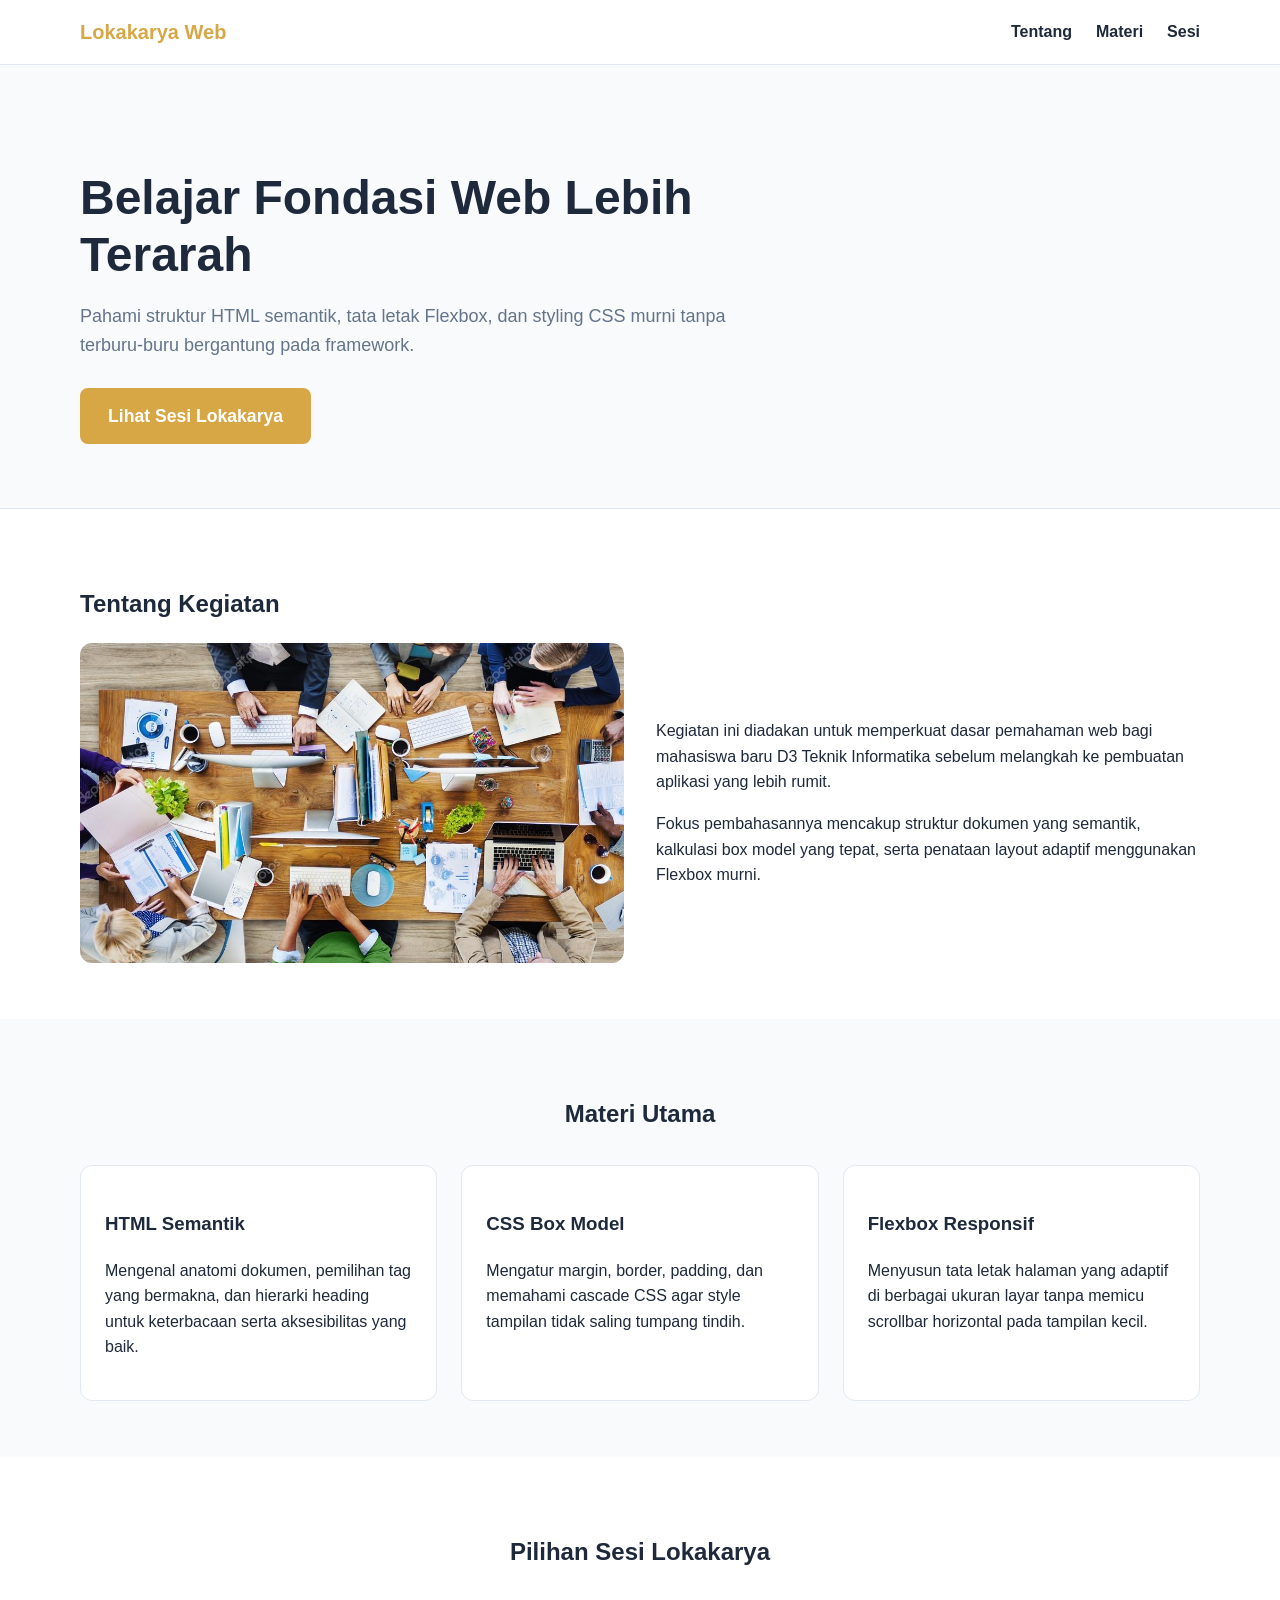
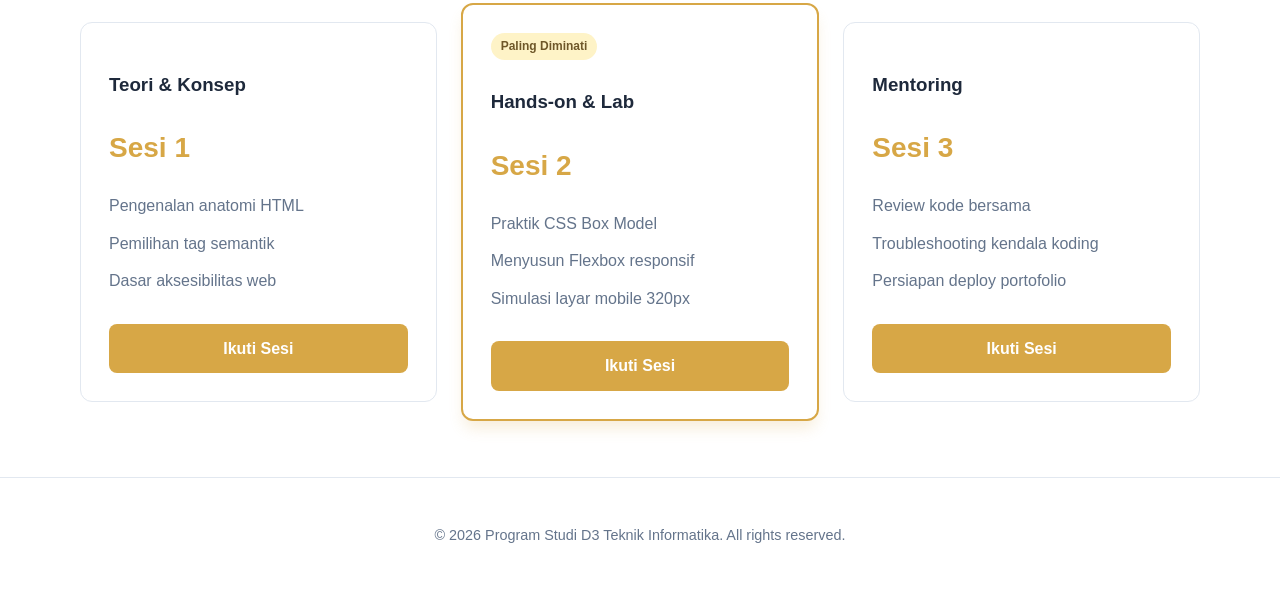
<file: index.html>
<!DOCTYPE html>
<html lang="id">
<head>
    <meta charset="UTF-8">
    <meta name="viewport" content="width=device-width, initial-scale=1.0">
    <title>Lokakarya Web Dasar 2026 - D3 Teknik Informatika</title>
    <link rel="stylesheet" href="css/style.css">
</head>
<body>

    <header class="site-header">
        <div class="container nav-wrapper">
            <a class="brand" href="#">Lokakarya Web</a>
            <nav aria-label="Navigasi Utama">
                <ul class="nav-list">
                    <li><a class="nav-link" href="#tentang">Tentang</a></li>
                    <li><a class="nav-link" href="#fitur">Materi</a></li>
                    <li><a class="nav-link" href="#sesi">Sesi</a></li>
                </ul>
            </nav>
        </div>
    </header>

    <main>
        <section class="hero">
            <div class="container hero-wrapper">
                <div class="hero-content">
                    <h1>Belajar Fondasi Web Lebih Terarah</h1>
                    <p class="hero-sub">Pahami struktur HTML semantik, tata letak Flexbox, dan styling CSS murni tanpa terburu-buru bergantung pada framework.</p>
                    <a class="button button--large" href="#sesi">Lihat Sesi Lokakarya</a>
                </div>
            </div>
        </section>

        <section id="tentang" class="section-padding">
            <div class="container">
                <h2>Tentang Kegiatan</h2>
                <div class="about-grid">
                    <img class="responsive-img" src="assets/lokakarya-web.jpg" alt="Mahasiswa berdiskusi di depan komputer saat lokakarya web dasar">
                    <div class="about-text">
                        <p>Kegiatan ini diadakan untuk memperkuat dasar pemahaman web bagi mahasiswa baru D3 Teknik Informatika sebelum melangkah ke pembuatan aplikasi yang lebih rumit.</p>
                        <p>Fokus pembahasannya mencakup struktur dokumen yang semantik, kalkulasi box model yang tepat, serta penataan layout adaptif menggunakan Flexbox murni.</p>
                    </div>
                </div>
            </div>
        </section>

        <section id="fitur" class="section-padding bg-light">
            <div class="container">
                <h2 class="text-center">Materi Utama</h2>
                <div class="feature-list">
                    <article class="feature-card">
                        <h3>HTML Semantik</h3>
                        <p>Mengenal anatomi dokumen, pemilihan tag yang bermakna, dan hierarki heading untuk keterbacaan serta aksesibilitas yang baik.</p>
                    </article>
                    <article class="feature-card">
                        <h3>CSS Box Model</h3>
                        <p>Mengatur margin, border, padding, dan memahami cascade CSS agar style tampilan tidak saling tumpang tindih.</p>
                    </article>
                    <article class="feature-card">
                        <h3>Flexbox Responsif</h3>
                        <p>Menyusun tata letak halaman yang adaptif di berbagai ukuran layar tanpa memicu scrollbar horizontal pada tampilan kecil.</p>
                    </article>
                </div>
            </div>
        </section>

        <section id="sesi" class="section-padding">
            <div class="container">
                <h2 class="text-center">Pilihan Sesi Lokakarya</h2>
                <div class="pricing-list">
                    
                    <article class="price-card">
                        <h3>Teori & Konsep</h3>
                        <p class="price">Sesi 1</p>
                        <ul>
                            <li>Pengenalan anatomi HTML</li>
                            <li>Pemilihan tag semantik</li>
                            <li>Dasar aksesibilitas web</li>
                        </ul>
                        <a class="button" href="#sesi">Ikuti Sesi</a>
                    </article>

                    <article class="price-card price-card--featured">
                        <p class="badge">Paling Diminati</p>
                        <h3>Hands-on & Lab</h3>
                        <p class="price">Sesi 2</p>
                        <ul>
                            <li>Praktik CSS Box Model</li>
                            <li>Menyusun Flexbox responsif</li>
                            <li>Simulasi layar mobile 320px</li>
                        </ul>
                        <a class="button" href="#sesi">Ikuti Sesi</a>
                    </article>

                    <article class="price-card">
                        <h3>Mentoring</h3>
                        <p class="price">Sesi 3</p>
                        <ul>
                            <li>Review kode bersama</li>
                            <li>Troubleshooting kendala koding</li>
                            <li>Persiapan deploy portofolio</li>
                        </ul>
                        <a class="button" href="#sesi">Ikuti Sesi</a>
                    </article>

                </div>
            </div>
        </section>
    </main>

    <footer class="site-footer">
        <div class="container">
            <p>&copy; 2026 Program Studi D3 Teknik Informatika. All rights reserved.</p>
        </div>
    </footer>

</body>
</html>
</file>
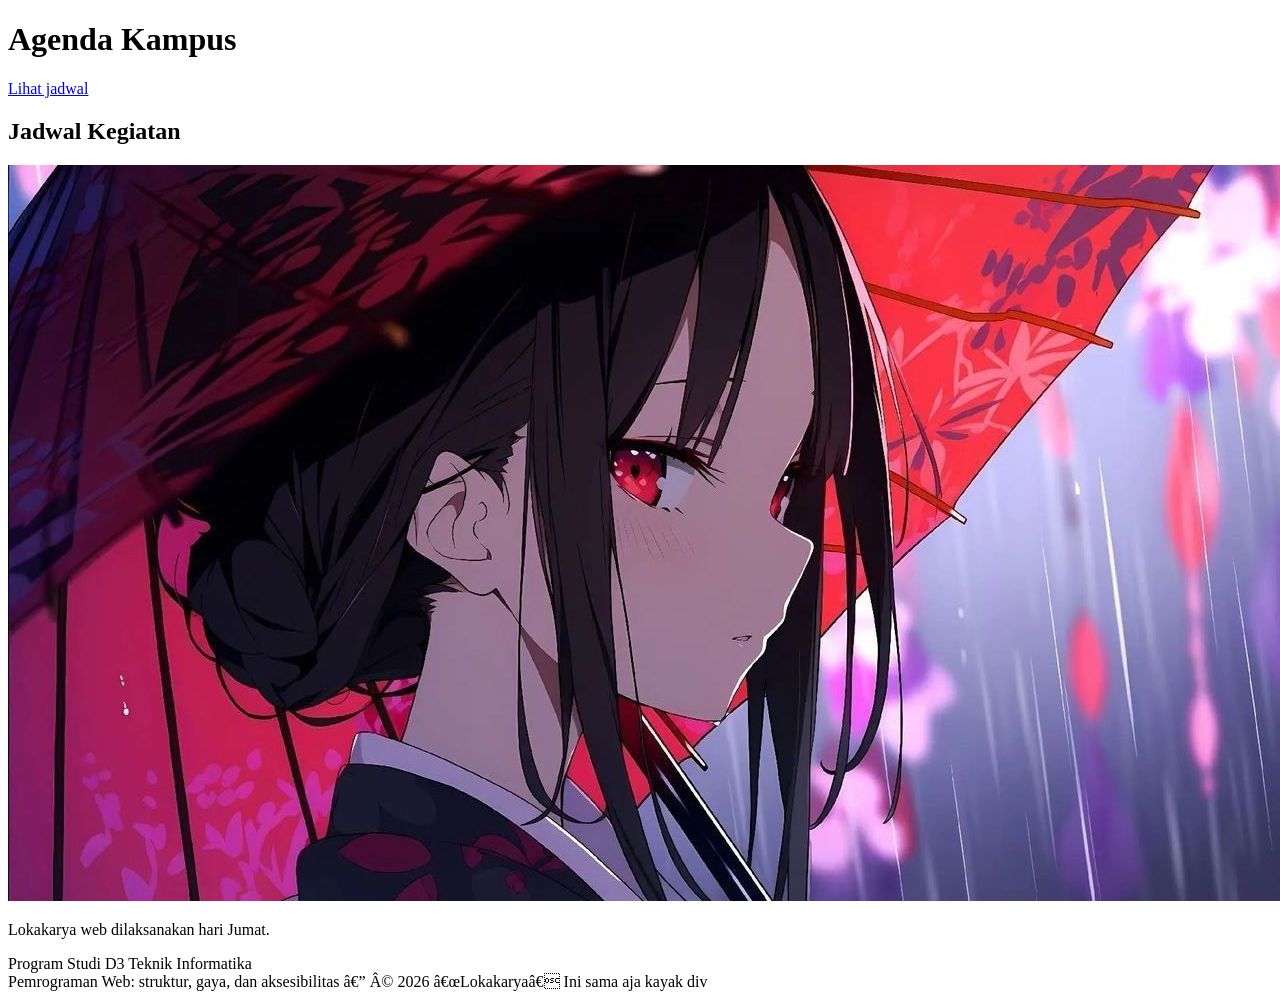
<file: eksperimen-troubleshooting-html/index.html>
<!doctype html>
<html lang="id">
<head>
  <!-- <meta charset="utf-8"> -->
  <meta charset="windows-1252">
  <meta name="viewport" content="width=device-width, initial-scale=1">
  <title>Eksperimen HTML</title>
</head>
<body>
  <header><h1>Agenda Kampus</h1></header>
  <nav><a href="#jadwal">Lihat jadwal</a></nav>
  <main>
    <section id="jadwal">
      <h2>Jadwal Kegiatan</h2>
      <img src="assets/kampus.jpg" alt="Mahasiswa mengikuti kegiatan kampus">
      <p>Lokakarya web dilaksanakan hari Jumat.</p>
    </section>
  </main>
  <footer>Program Studi D3 Teknik Informatika</footer>
  Pemrograman Web: struktur, gaya, dan aksesibilitas — © 2026 “Lokakarya”

  <custom_wrapper>
    Ini sama aja kayak div
  </custom_wrapper>
</body>
</html>
</file>
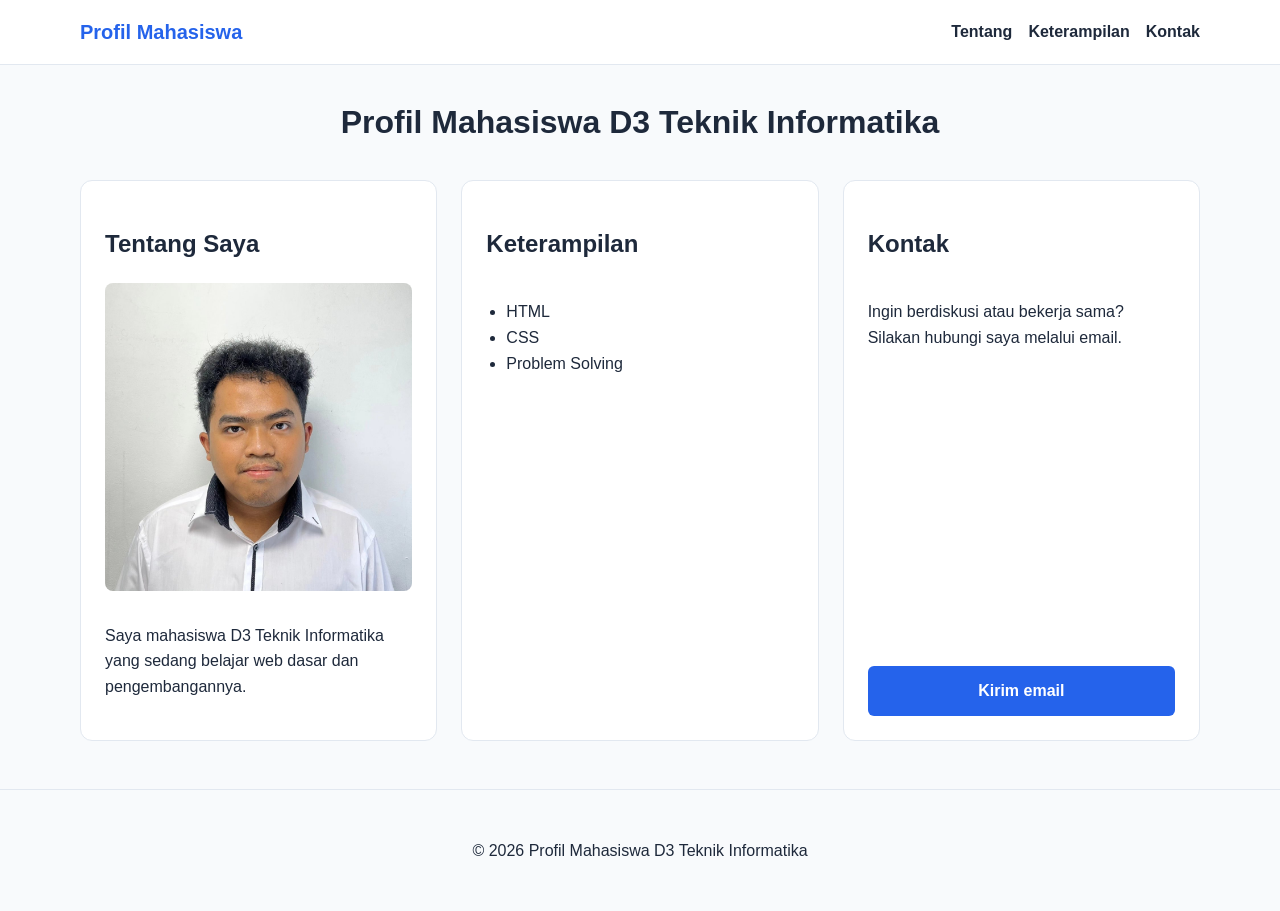
<file: praktikum-modul-01_251511062_Wildan/index.html>
<!doctype html>
<html lang="id">
<head>
    <meta charset="utf-8">
    <meta name="viewport" content="width=device-width, initial-scale=1.0">
    <title>Profil Mahasiswa - D3 Teknik Informatika</title>
    <link rel="stylesheet" href="css/style.css">
</head>
<body>

    <header class="site-header">
        <div class="container nav-wrapper">
            <a class="brand" href="#">Profil Mahasiswa</a>
            <nav aria-label="Navigasi Utama">
                <ul class="nav-list">
                    <li><a class="nav-link" href="#tentang">Tentang</a></li>
                    <li><a class="nav-link" href="#keterampilan">Keterampilan</a></li>
                    <li><a class="nav-link" href="#kontak">Kontak</a></li>
                </ul>
            </nav>
        </div>
    </header>

    <main class="container">
        <h1 class="page-title">Profil Mahasiswa D3 Teknik Informatika</h1>

        <!-- Container Flexbox untuk Task 3 -->
        <div class="card-list">
            
            <section id="tentang" class="card">
                <h2>Tentang Saya</h2>
                <img class="profile-img" src="assets/profile.jpg" alt="Foto profil mahasiswa D3 Teknik Informatika">
                <p>Saya mahasiswa D3 Teknik Informatika yang sedang belajar web dasar dan pengembangannya.</p>
            </section>

            <section id="keterampilan" class="card">
                <h2>Keterampilan</h2>
                <ul class="skills-list">
                    <li>HTML</li>
                    <li>CSS</li>
                    <li>Problem Solving</li>
                </ul>
            </section>

            <section id="kontak" class="card">
                <h2>Kontak</h2>
                <p>Ingin berdiskusi atau bekerja sama? Silakan hubungi saya melalui email.</p>
                <a class="button" href="mailto:mahasiswa@example.com">Kirim email</a>
            </section>

        </div>
    </main>

    <footer class="site-footer">
        <div class="container">
            <p>&copy; 2026 Profil Mahasiswa D3 Teknik Informatika</p>
        </div>
    </footer>

</body>
</html>
</file>
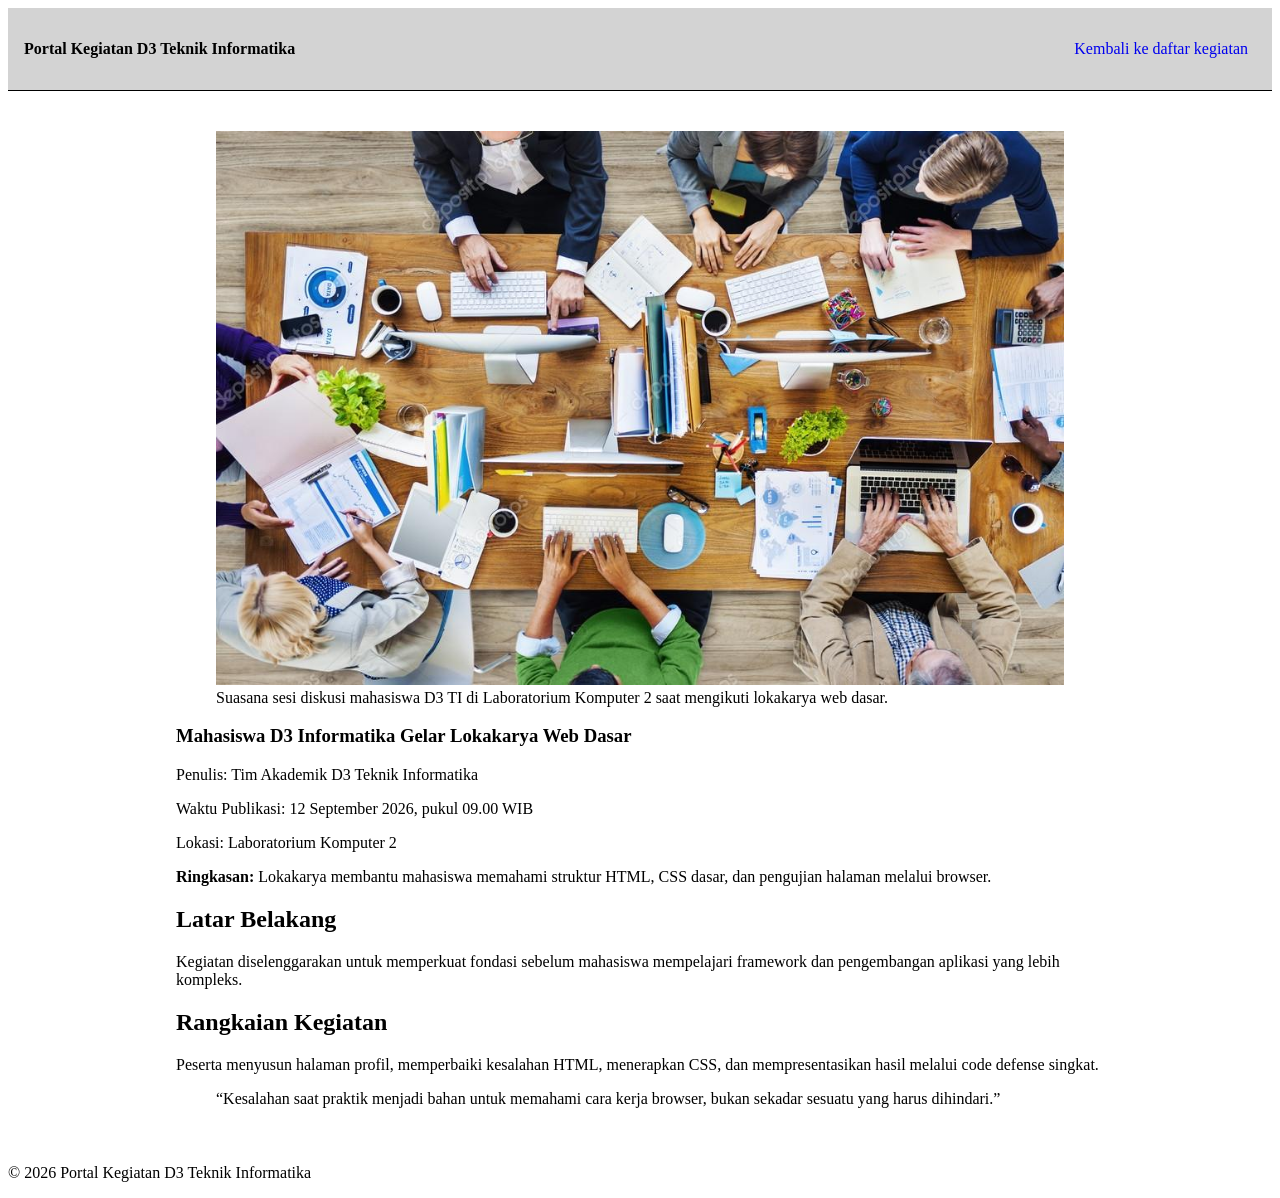
<file: article-chalenge/artikel.html>
<!DOCTYPE html>
<html lang="id">
<head>
    <meta charset="UTF-8">
    <meta name="viewport" content="width=device-width, initial-scale=1.0">
    <title>Mahasiswa D3 Informatika Gelar Lokakarya Web Dasar - Portal Kegiatan</title>
    <link rel="stylesheet" href="css/app.css">
</head>
<body>
    <header>
        <strong>Portal Kegiatan D3 Teknik Informatika</strong>
        <nav>
            <ul>
                <li><a href="#daftar-kegiatan">Kembali ke daftar kegiatan</a></li>
            </ul>
        </nav>
    </header>
    <main>
        <article>
            <figure>
                <img src="assets/lokakarya-web.jpeg" alt="Mahasiswa berdiskusi di depan komputer saat lokakarya web">
                <figcaption>Suasana sesi diskusi mahasiswa D3 TI di Laboratorium Komputer 2 saat mengikuti lokakarya web dasar.</figcaption>
            </figure>
            <section>
                <h1>Mahasiswa D3 Informatika Gelar Lokakarya Web Dasar</h1>
                <p>Penulis: Tim Akademik D3 Teknik Informatika</p>
                <p>Waktu Publikasi: <time datetime="2026-09-12T09:00">12 September 2026, pukul 09.00 WIB</time></p>
                <p>Lokasi: Laboratorium Komputer 2</p>
                <p><strong>Ringkasan:</strong> Lokakarya membantu mahasiswa memahami struktur HTML, CSS dasar, dan pengujian halaman melalui browser.</p>
            </section>
            <section>
                <h2>Latar Belakang</h2>
                <p>Kegiatan diselenggarakan untuk memperkuat fondasi sebelum mahasiswa mempelajari framework dan pengembangan aplikasi yang lebih kompleks.</p>
            </section>
            <section>
                <h2>Rangkaian Kegiatan</h2>
                <p>Peserta menyusun halaman profil, memperbaiki kesalahan HTML, menerapkan CSS, dan mempresentasikan hasil melalui code defense singkat.</p>
                <blockquote>
                    <p>“Kesalahan saat praktik menjadi bahan untuk memahami cara kerja browser, bukan sekadar sesuatu yang harus dihindari.”</p>
                </blockquote>
            </section>
        </article>
    </main>
    <footer>
        <p>&copy; 2026 Portal Kegiatan D3 Teknik Informatika</p>
    </footer>
</body>
</html>
</file>
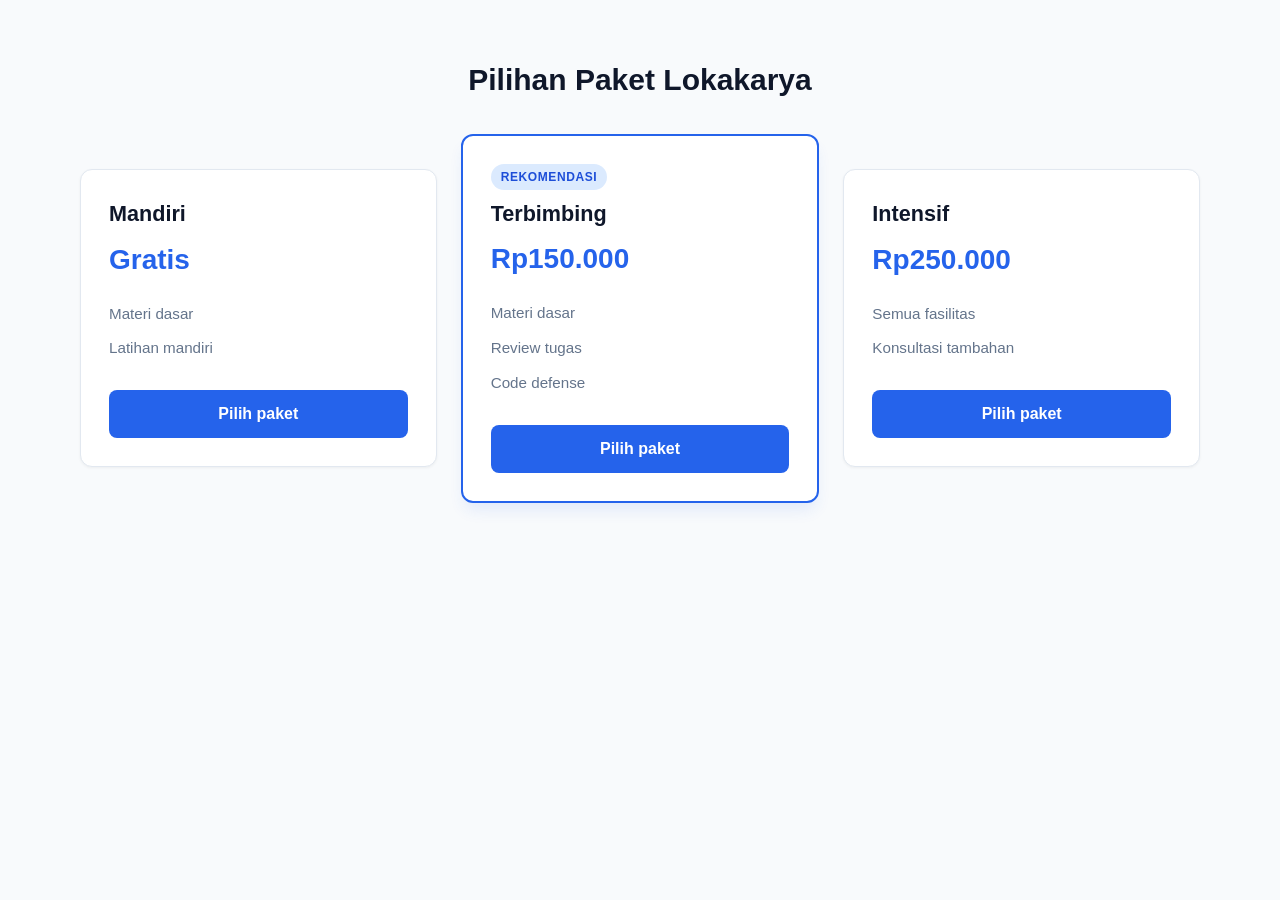
<file: pricing-card/pricing.html>
<!DOCTYPE html>
<html lang="id">
<head>
    <meta charset="UTF-8">
    <meta name="viewport" content="width=device-width, initial-scale=1.0">
    <title>Pilihan Paket Lokakarya - Pricing Card</title>
    <link rel="stylesheet" href="css/pricing.css">
</head>
<body>
    <section class="pricing" aria-labelledby="pricing-title">
        <div class="container">
            <h2 id="pricing-title">Pilihan Paket Lokakarya</h2>
            <div class="pricing-list">
                
                <article class="price-card">
                    <h3>Mandiri</h3>
                    <p class="price">Gratis</p>
                    <ul>
                        <li>Materi dasar</li>
                        <li>Latihan mandiri</li>
                    </ul>
                    <a class="button" href="#daftar">Pilih paket</a>
                </article>

                <article class="price-card price-card--featured">
                    <p class="badge">Rekomendasi</p>
                    <h3>Terbimbing</h3>
                    <p class="price">Rp150.000</p>
                    <ul>
                        <li>Materi dasar</li>
                        <li>Review tugas</li>
                        <li>Code defense</li>
                    </ul>
                    <a class="button" href="#daftar">Pilih paket</a>
                </article>

                <article class="price-card">
                    <h3>Intensif</h3>
                    <p class="price">Rp250.000</p>
                    <ul>
                        <li>Semua fasilitas</li>
                        <li>Konsultasi tambahan</li>
                    </ul>
                    <a class="button" href="#daftar">Pilih paket</a>
                </article>

            </div>
        </div>
    </section>
</body>
</html>
</file>
<file: css/style.css>
*, *::before, *::after {
    box-sizing: border-box;
}

body {
    margin: 0;
    font-family: Arial, sans-serif;
    background-color: var(--color-bg);
    color: var(--color-text);
    line-height: 1.6;
    overflow-wrap: break-word;
}

:root {
    --color-primary: #d7a746;
    --color-primary-dark: #6e5729;
    --color-primary-light: #fef3c7;
    --color-bg: #ffffff;
    --color-bg-light: #f8fafc;
    --color-text: #1e293b;
    --color-text-muted: #64748b;
    --color-border: #e2e8f0;
    --color-focus: #b45309;
    --radius-card: 12px;
}

.container {
    width: min(100% - 2rem, 1120px);
    margin-inline: auto;
}

.section-padding {
    padding-block: 3.5rem;
}

.bg-light { background-color: var(--color-bg-light); }
.text-center { text-align: center; }

/* Header & Navigasi */
.site-header {
    background-color: #ffffff;
    border-bottom: 1px solid var(--color-border);
    position: sticky;
    top: 0;
    z-index: 10;
}

.nav-wrapper {
    display: flex;
    justify-content: space-between;
    align-items: center;
    padding-block: 1rem;
    flex-wrap: wrap;
    gap: 1rem;
}

.brand {
    font-size: 1.25rem;
    font-weight: bold;
    color: var(--color-primary);
    text-decoration: none;
}

.nav-list {
    display: flex;
    list-style: none;
    margin: 0;
    padding: 0;
    gap: 1.5rem;
}

.nav-link {
    color: var(--color-text);
    text-decoration: none;
    font-weight: 600;
}

.nav-link:hover { color: var(--color-primary); }

.brand:focus-visible, .nav-link:focus-visible, .button:focus-visible {
    outline: 3px solid var(--color-focus);
    outline-offset: 3px;
}

/* Hero Section */
.hero {
    background-color: var(--color-bg-light);
    padding-block: 4rem;
    border-bottom: 1px solid var(--color-border);
}

.hero-content {
    max-width: 700px;
}

.hero h1 {
    font-size: clamp(2rem, 4vw, 3rem);
    line-height: 1.2;
    margin-bottom: 1rem;
    color: var(--color-text);
}

.hero-sub {
    font-size: 1.125rem;
    color: var(--color-text-muted);
    margin-bottom: 1.75rem;
}

/* About Section */
.about-grid {
    display: flex;
    flex-direction: column;
    gap: 2rem;
}

.responsive-img {
    max-width: 100%;
    height: auto;
    border-radius: var(--radius-card);
    display: block;
}

@media (min-width: 768px) {
    .about-grid {
        flex-direction: row;
        align-items: center;
    }
    .about-grid > * {
        flex: 1;
    }

    .responsive-img {
        max-height: 320px;
        object-fit: cover;
    }
}

/* Feature Section */
.feature-list {
    display: flex;
    flex-direction: column;
    gap: 1.5rem;
    margin-top: 2rem;
}

.feature-card {
    background-color: #ffffff;
    border: 1px solid var(--color-border);
    border-radius: var(--radius-card);
    padding: 1.5rem;
    flex: 1 1 0px;
}

@media (min-width: 768px) {
    .feature-list {
        flex-direction: row;
    }
}

/* Pricing Section */
.pricing-list {
    display: flex;
    flex-direction: column;
    gap: 1.5rem;
    margin-top: 2rem;
}

@media (min-width: 768px) {
    .pricing-list {
        flex-direction: row;
        align-items: center;
    }
}

.price-card {
    background-color: #ffffff;
    border: 1px solid var(--color-border);
    border-radius: var(--radius-card);
    padding: 1.75rem;
    flex: 1 1 0px;
    display: flex;
    flex-direction: column;
}

.price-card--featured {
    border: 2px solid var(--color-primary);
    box-shadow: 0 10px 15px -3px rgba(215, 167, 70, 0.2);
}

.badge {
    align-self: flex-start;
    background-color: var(--color-primary-light);
    color: var(--color-primary-dark);
    font-size: 0.75rem;
    font-weight: 700;
    padding: 0.25rem 0.625rem;
    border-radius: 9999px;
    margin: 0 0 0.5rem 0;
}

.price {
    font-size: 1.75rem;
    font-weight: 800;
    color: var(--color-primary);
    margin-block: 0.5rem 1rem;
}

.price-card ul {
    list-style: none;
    padding: 0;
    margin: 0 0 1.5rem 0;
    flex-grow: 1;
}

.price-card li {
    padding-block: 0.375rem;
    color: var(--color-text-muted);
}

/* Button Component */
.button {
    display: inline-block;
    background-color: var(--color-primary);
    color: #ffffff;
    text-decoration: none;
    font-weight: 600;
    padding: 0.75rem 1.25rem;
    border-radius: 0.5rem;
    text-align: center;
    transition: background-color 0.2s ease;
}

.button:hover { background-color: var(--color-primary-dark); }
.button--large { padding: 0.875rem 1.75rem; font-size: 1.1rem; }

/* Footer */
.site-footer {
    border-top: 1px solid var(--color-border);
    padding-block: 2rem;
    text-align: center;
    color: var(--color-text-muted);
    font-size: 0.9rem;
}
</file>
<file: praktikum-modul-01_251511062_Wildan/css/style.css>
*, *::before, *::after {
    box-sizing: border-box;
}

body {
    margin: 0;
    font-family: Arial, sans-serif;
    background-color: var(--color-bg);
    color: var(--color-text);
    line-height: 1.6;
}

:root {
    --color-primary: #2563eb;
    --color-primary-dark: #1d4ed8;
    --color-bg: #f8fafc;
    --color-card-bg: #ffffff;
    --color-text: #1e293b;
    --color-border: #e2e8f0;
    --spacing-base: 1rem;
    --radius-card: 12px;
}

.container {
    width: min(100% - 2rem, 1120px);
    margin-inline: auto;
}

.site-header {
    background-color: var(--color-card-bg);
    border-bottom: 1px solid var(--color-border);
    padding-block: 1rem;
    margin-bottom: 2rem;
}

.nav-wrapper {
    display: flex;
    justify-content: space-between;
    align-items: center;
    flex-wrap: wrap;
    gap: 1rem;
}

.brand {
    font-weight: bold;
    font-size: 1.25rem;
    color: var(--color-primary);
    text-decoration: none;
}

.nav-list {
    list-style: none;
    padding: 0;
    margin: 0;
    display: flex;
    gap: 1rem;
}

.nav-link {
    color: var(--color-text);
    text-decoration: none;
    font-weight: 600;
}

.nav-link:hover {
    color: var(--color-primary);
}

.nav-link:focus-visible {
    outline: 2px solid var(--color-primary);
    outline-offset: 4px;
}

.page-title {
    text-align: center;
    margin-bottom: 2rem;
}

/* Card Component */
.card {
    background-color: var(--color-card-bg);
    border: 1px solid var(--color-border);
    border-radius: var(--radius-card);
    padding: 1.5rem;
    flex: 1 1 0px;
    display: flex;
    flex-direction: column;
}

.profile-img {
    max-width: 100%;
    height: auto;
    border-radius: 8px;
    margin-bottom: 1rem;
}

.skills-list {
    padding-left: 1.25rem;
}

/* Button Component */
.button {
    display: inline-block;
    text-align: center;
    background-color: var(--color-primary);
    color: #ffffff;
    text-decoration: none;
    padding: 0.75rem 1.25rem;
    border-radius: 6px;
    font-weight: bold;
    margin-top: auto;
}

.button:hover {
    background-color: var(--color-primary-dark);
}

.button:focus-visible {
    outline: 3px solid var(--color-primary-dark);
    outline-offset: 3px;
}

.site-footer {
    text-align: center;
    padding-block: 2rem;
    margin-top: 3rem;
    border-top: 1px solid var(--color-border);
}

.card-list {
    display: flex;
    flex-direction: column;
    gap: 1.5rem;
}

@media (min-width: 768px) {
    .card-list {
        flex-direction: row;
        align-items: stretch;
    }
}
</file>
<file: article-chalenge/css/app.css>
header {
    border-bottom: 1px solid black;
    display: flex;
    justify-content: space-between;
    align-items: center;
    padding: 16px;
    background-color: lightgray;
}

header>nav>ul {
    display: flex;
    list-style: none;
}

header>nav>ul>li {
    margin: 0 8px;
}

nav a {
    text-decoration: none;
}

main {
    padding: 16px 160px;
}

article {
    padding: 8px;
}

article > figure > img {
    width: 100%;
    height: auto;
}
</file>
<file: pricing-card/css/pricing.css>
*, *::before, *::after {
    box-sizing: border-box;
}

body {
    margin: 0;
    font-family: Arial, sans-serif;
    background-color: #f8fafc;
    color: #1e293b;
    line-height: 1.5;
    padding-block: 2rem;
}

:root {
    --color-primary: #2563eb;
    --color-primary-dark: #1d4ed8;
    --color-bg-card: #ffffff;
    --color-text-main: #0f172a;
    --color-text-muted: #64748b;
    --color-border: #e2e8f0;
    --radius-card: 12px;
    --spacing-gap: 1.5rem;
}

.container {
    width: min(100% - 2rem, 1120px);
    margin-inline: auto;
}

#pricing-title {
    text-align: center;
    font-size: 1.875rem;
    color: var(--color-text-main);
    margin-bottom: 2rem;
}

.pricing-list {
    display: flex;
    flex-direction: column;
    gap: var(--spacing-gap);
    align-items: stretch;
}

@media (min-width: 768px) {
    .pricing-list {
        flex-direction: row;
        align-items: center;
    }
}

.price-card {
    background-color: var(--color-bg-card);
    border: 1px solid var(--color-border);
    border-radius: var(--radius-card);
    padding: 1.75rem;
    flex: 1 1 0px;
    display: flex;
    flex-direction: column;
    box-shadow: 0 1px 3px rgba(0,0,0,0.05);
}

.price-card--featured {
    border: 2px solid var(--color-primary);
    box-shadow: 0 10px 15px -3px rgba(37, 99, 235, 0.1);
}

.badge {
    align-self: flex-start;
    background-color: #dbeafe;
    color: var(--color-primary-dark);
    font-size: 0.75rem;
    font-weight: 700;
    padding: 0.25rem 0.625rem;
    border-radius: 9999px;
    margin: 0 0 0.5rem 0;
    text-transform: uppercase;
    letter-spacing: 0.05em;
}

.price-card h3 {
    margin: 0;
    font-size: 1.35rem;
    color: var(--color-text-main);
}

.price {
    font-size: 1.75rem;
    font-weight: 800;
    color: var(--color-primary);
    margin-block: 0.5rem 1rem;
}

.price-card ul {
    list-style: none;
    padding: 0;
    margin: 0 0 1.5rem 0;
    flex-grow: 1;
}

.price-card li {
    padding-block: 0.375rem;
    color: var(--color-text-muted);
    font-size: 0.95rem;
}

.button {
    display: block;
    width: 100%;
    text-align: center;
    background-color: var(--color-primary);
    color: #ffffff;
    text-decoration: none;
    font-weight: 600;
    padding: 0.75rem 1.25rem;
    border-radius: 0.5rem;
    transition: background-color 0.2s ease;
}

.button:hover {
    background-color: var(--color-primary-dark);
}

.button:focus-visible {
    outline: 3px solid var(--color-primary-dark);
    outline-offset: 3px;
}
</file>
